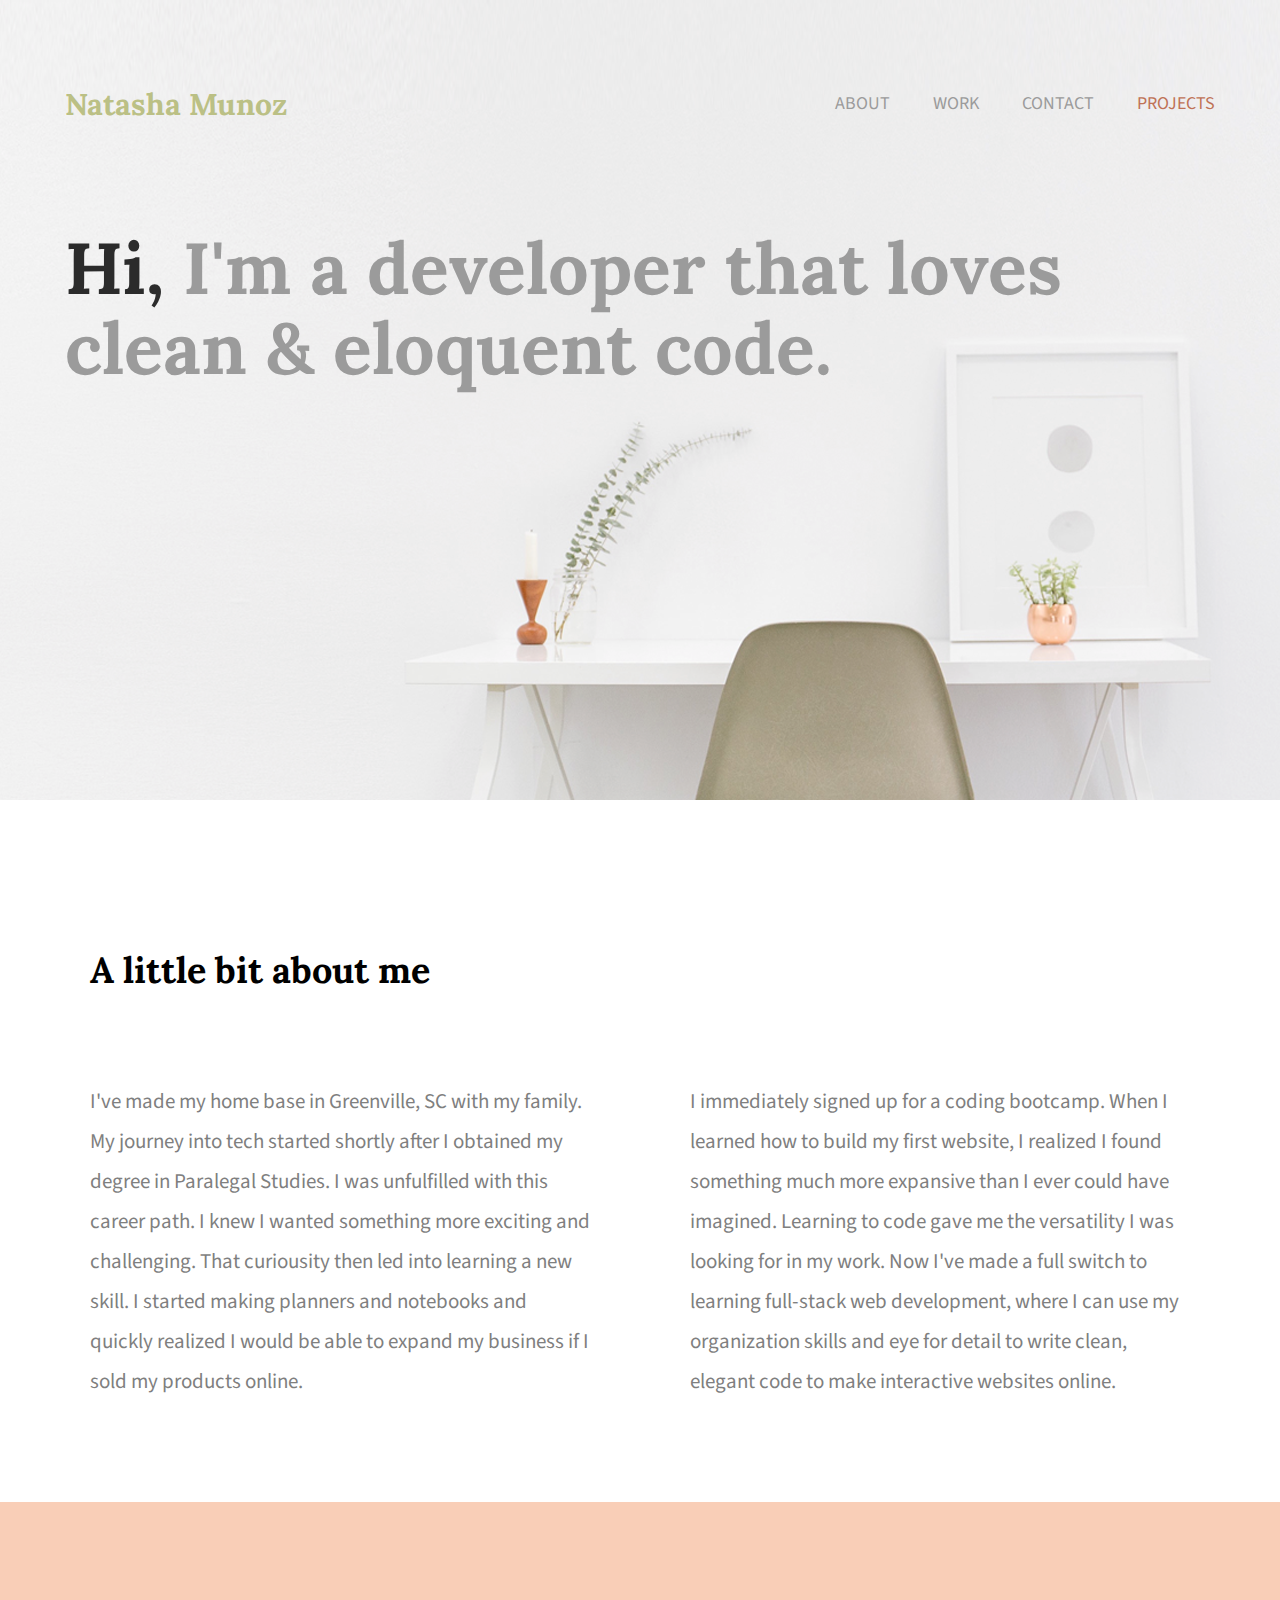
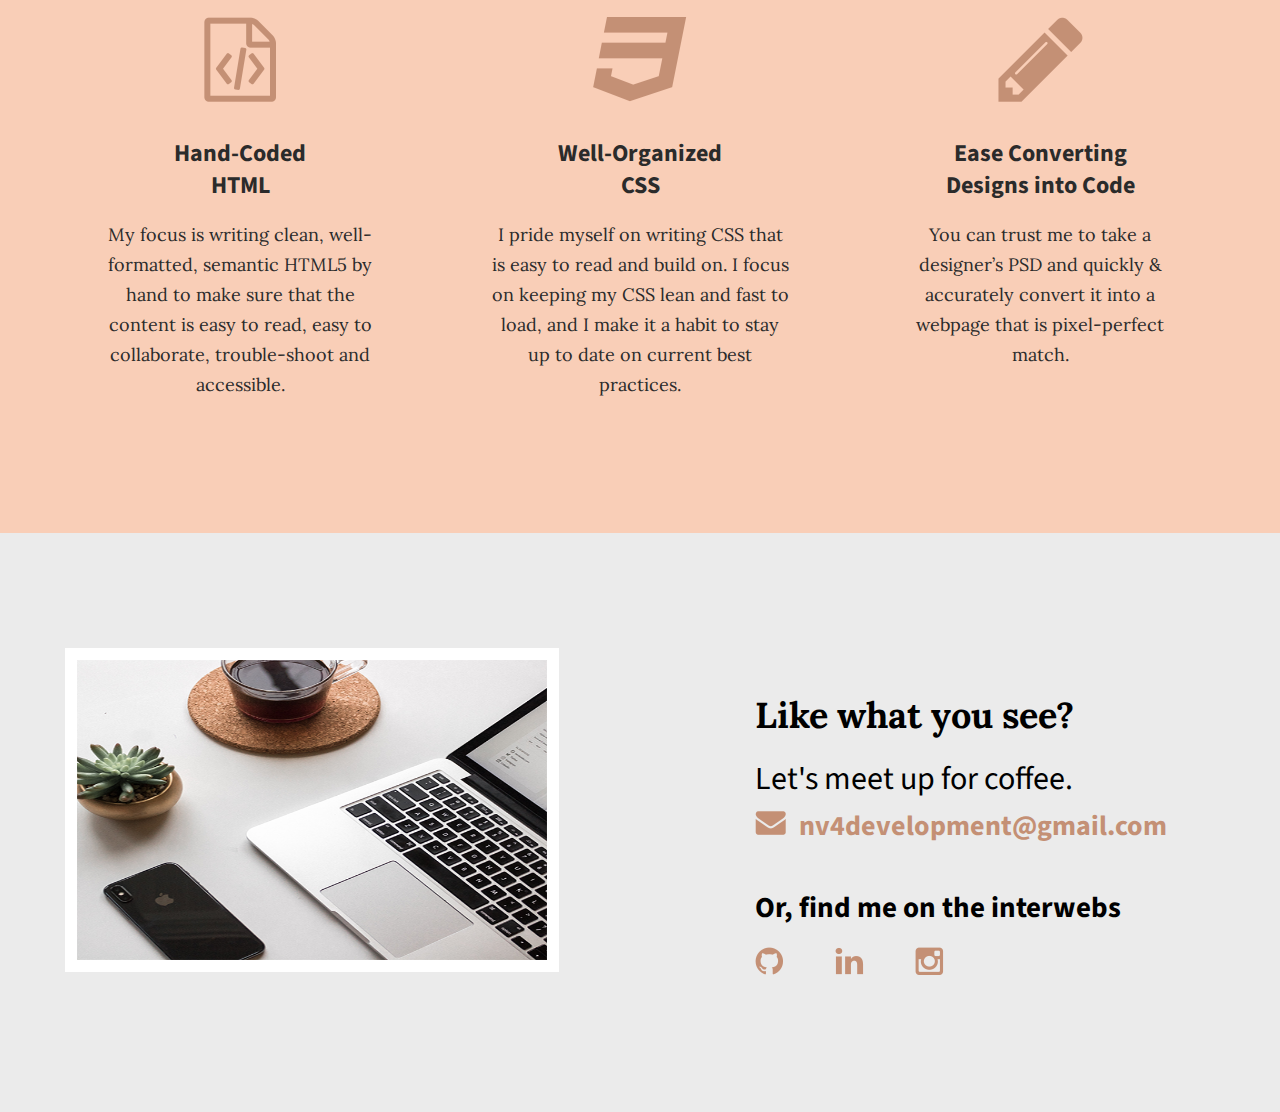
<file: index.html>
<!DOCTYPE html>
<html lang="en">
<head>
    <meta charset="UTF-8">
    <meta http-equiv="X-UA-Compatible" content="IE=edge">
    <meta name="viewport" content="width=device-width, initial-scale=1.0">
    <title>Jubilee Austen | Portfolio</title>
    <link rel="stylesheet" href="css/normalize.css">
    <link rel="stylesheet" href="css/main.css">
    <link href='https://fonts.googleapis.com/css?family=Source+Sans+Pro:400,700' rel='stylesheet' type='text/css'>
    <link rel="preconnect" href="https://fonts.googleapis.com">
    <link rel="preconnect" href="https://fonts.gstatic.com" crossorigin>
    <link href="https://fonts.googleapis.com/css2?family=Lora:wght@400;700&display=swap" rel="stylesheet">
</head>
<body>
    <header>
        <div class="full-width">
            <div class="half-width">
                <h1>Natasha Munoz</h1>
            </div>
            <div class="half">
                <nav>
                    <ul>
                        <li><a href="#about">About</a></li>
                        <li><a href="#work">Work</a></li>
                        <li><a href="#contact">Contact</a></li>
                        <li><a href="ANEW_Portfolio/projects/index.html" class ="projects">Projects</a></li>
                    </ul>
                </nav>
            </div>
            <h2><span>Hi,</span> I'm a developer that loves clean &amp; eloquent code.</h2>
        </div> 
    </header>

        <main>
            <section id="about">
                <div class="full-width">
                    <h2>A little bit about me</h2>
                    <div class="half-width">
                        <p>I've made my home base in Greenville, SC with my family. My journey into tech started shortly after I obtained my degree in Paralegal Studies. I was unfulfilled with this career path. I knew I wanted something more exciting and challenging. That curiousity then led into learning a new skill. I started making planners and notebooks and quickly realized I would be able to expand my business if I sold my products online.</p>
                    </div>
                    <div class="half-width">
                        <p>I immediately signed up for a coding bootcamp. When I learned how to build my first website, I realized I found something much more expansive than I ever could have imagined. Learning to code gave me the versatility I was looking for in my work. Now I've made a full switch to learning full-stack web development, where I can use my organization skills and eye for detail to write clean, elegant code to make interactive websites online.</p>
                    </div>
                </div>
            </section>

            <section id="work">
                <div class="full-width">
                    <div class="third-width">
                        <img src="img/html.png" alt="html icon">
                        <h3>Hand-Coded HTML</h3>
                        <p>My focus is writing clean, well-formatted, semantic HTML5 by hand to make sure that the content is easy to read, easy to collaborate, trouble-shoot and accessible.</p>
                    </div>
                    <div class="third-width">
                        <img src="img/css.png" alt="css icon">
                        <h3>Well-Organized CSS</h3>
                        <p>I pride myself on writing CSS that is easy to read and build on. I focus on keeping my CSS lean and fast to load, and I make it a habit to stay up to date on current best practices.</p>
                    </div>
                    <div class="third-width">
                        <img src="img/pencil.png" alt="pencil icon">
                        <h3>Ease Converting Designs into Code </h3>
                        <p>You can trust me to take a designer’s PSD and quickly & accurately convert it into a webpage that is pixel-perfect match.</p>
                    </div>
                </div>
            </section>

            <footer id="contact">
                <div class="full-width">
                    <div class="half-width">
                        <img src="img/contactme.png" id="contact-img" alt="contact image" />
                    </div>
                    <div class="half-width">
                        <h2>Like what you see?</h2>
                        <h3 id="email-header">Let's meet up for coffee.</h3>
                        <img src="img/envelope.png" id="envelope" alt="envelope">
                        <a href="mailto:nv4development@gmail.com">nv4development@gmail.com</a>
                        <h3 id="socialmedia-header">Or, find me on the interwebs</h3>
                        <ul>
                            <li><a href="https://github.com/nmunoz0923" target="_blank"><img src="img/git.png" alt="git icon" /></a></li>
                            <li><a href="https://www.linkedin.com/in/natashamunoz/" target="_blank"><img src="img/linkedin.png" alt="linkedin icon" /></a></li>
                            <li><a href="https://www.instagram.com/nvdigitalcreationsllc/" target="_blank"><img src="img/ig.png" alt="instagram icon" /></a></li>
                            <!-- <li><a href="#" ></a><img src="img/tweet.png" alt="twitter icon" /></li>
                            <li><a href="#"><img src="img/tumblr.png" alt="tumblr icon" /></a></li> -->
                        </ul>
                    </div>
                </div>
            </footer>
        </main>
</body>
</html>
</file>
<file: css/main.css>
/**** BASE STYLES ****/

:root {
    --offwhite:#F2F2F2;
    --auburn:#BF7256;
    --grey:#BFBCBA;
    --brown:#A69C8A;
    --olive:#BDBF8A;
    --rosegolden:#FCD0B7;
}

body {
    font-family: 'Source Sans Pro', serif;
    color:#2b2b2b;
}

/**** GRID ****/

.full-width {
    width: 1200px;
    margin: 0 auto;
    overflow: auto;
}

.half-width {
    width: 600px;
    float: left;
}

.third-width {
    width: 400px;
    float: left;
}

/**** HEADER ****/

header {
    height:800px;
    background: url(../img/bg.png);
    background-size: cover;
    background-position: center;
}

header h1 {
    padding: 65px 0 65px 25px;
    font-family: 'Lora', serif;
    font-size: 30px;
    color:#bbc085;
}

nav {
    float:right;
    padding: 75px 25px;
}

nav ul li {
    display:inline-block;
}

nav ul li a {
    text-transform: uppercase;
    text-decoration: none;
    font-size: 18px;
    color: #9b9b9b ;
    padding-left: 40px;
}

nav ul li a:hover {
    color:black;
}

.projects {
    color:var(--auburn)
}

h2 {
    clear:both;
    font-family: 'Lora', serif;
    font-size: 72px;
    line-height: 80px;
    color:#9b9b9b;
    padding: 20px 0 20px 25px;
}

header h2 span {
    color:#2b2b2b;
}

/**** ABOUT ****/

#about .full-width {
    padding: 80px 0;
}

#about h2 {
    font-family: 'Lora', serif;
    font-size: 36px;
    padding-left: 50px;
    color:black;
}

#about p {
    font-size: 21px;
    color:#7f7f7f;
    line-height: 40px;
    padding-left: 50px;
    padding-right: 50px;
}

/**** WORK ****/

#work {
    background-color: #f9ceb7;
    text-align: center;
}

#work .full-width {
    padding: 115px 0;
}

#work img {
    padding-bottom: 30px;
}

#work h3 {
    font-size: 24px;
    line-height: 32px;
    width: 190px;
    margin: 0 auto;
}

#work p {
    font-family: 'Lora', serif;
    font-size: 18px;
    line-height: 30px;
    padding: 0 50px;
}

/**** CONTACT ****/

#contact {
    background-color: #ebebeb;
}

#contact .full-width{
    padding: 110px 0;
}

#contact img#contact-img {
    margin-left: 25px;
    border: 12px solid #ffffff;
    width: 470px;
    height: 300px;
    margin-top: 5px;
}

#contact h2, #contact #email-header, #contact #socialmedia-header, #contact ul {
    padding-left: 115px;
}

#contact #envelope {
    padding: 0 10px 0 115px;
}

#contact h2 {
    font-family:'Lora', serif;
    font-size: 36px;
    line-height: 44px;
    color:black;
}

#contact #email-header {
    font-size: 32px;
    font-weight: 400;
    line-height: 44px;
    margin: -30px 0 5px 0;
    color:black;
}

#contact #socialmedia-header {
    font-weight: 700;
    font-size: 29px;
    line-height: 44px;
    margin: 40px 0 0 0;
    color:black;
}

#contact a {
    text-decoration: none;
    color:#c49075;
    font-weight: bold;
    font-size: 28px;
}

#contact ul {
    list-style: none;
}

#contact ul li {
    display:inline-block;
}

#contact ul img {
    padding-right: 48px;
}
</file>
